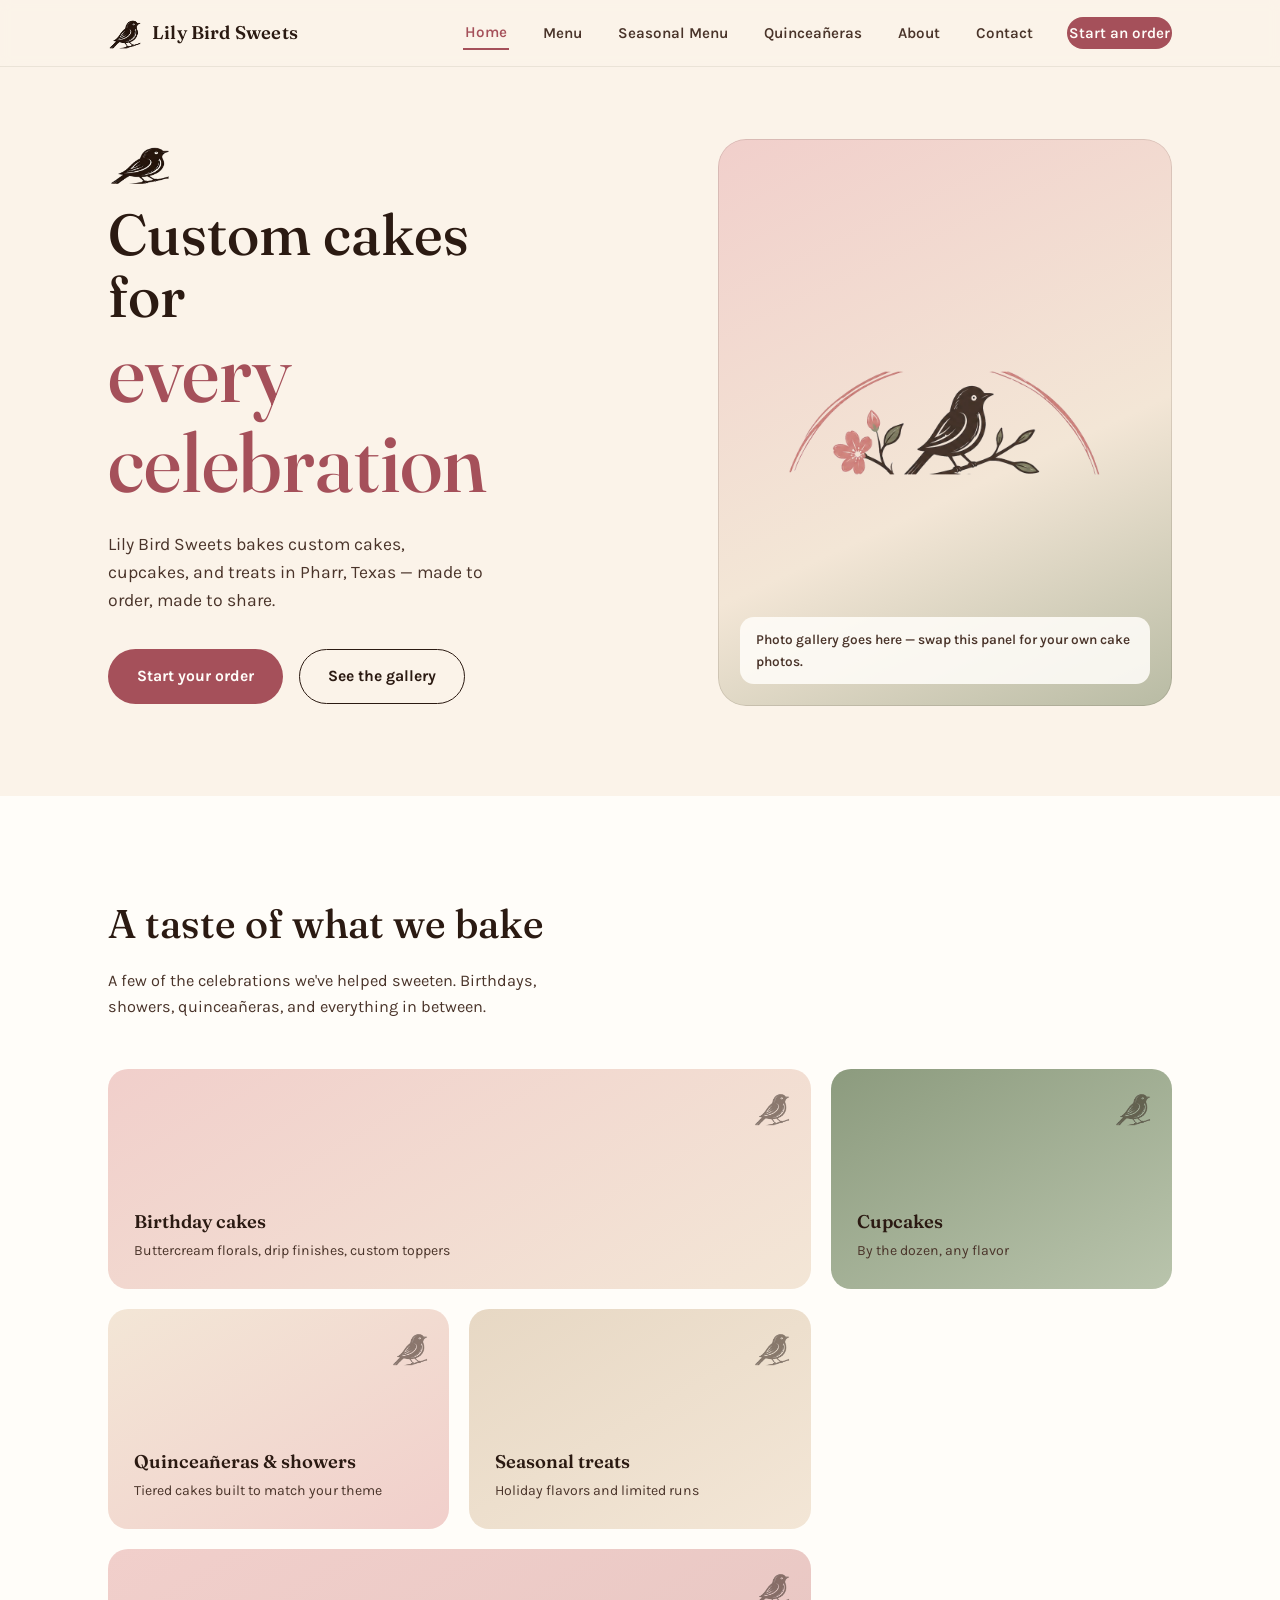
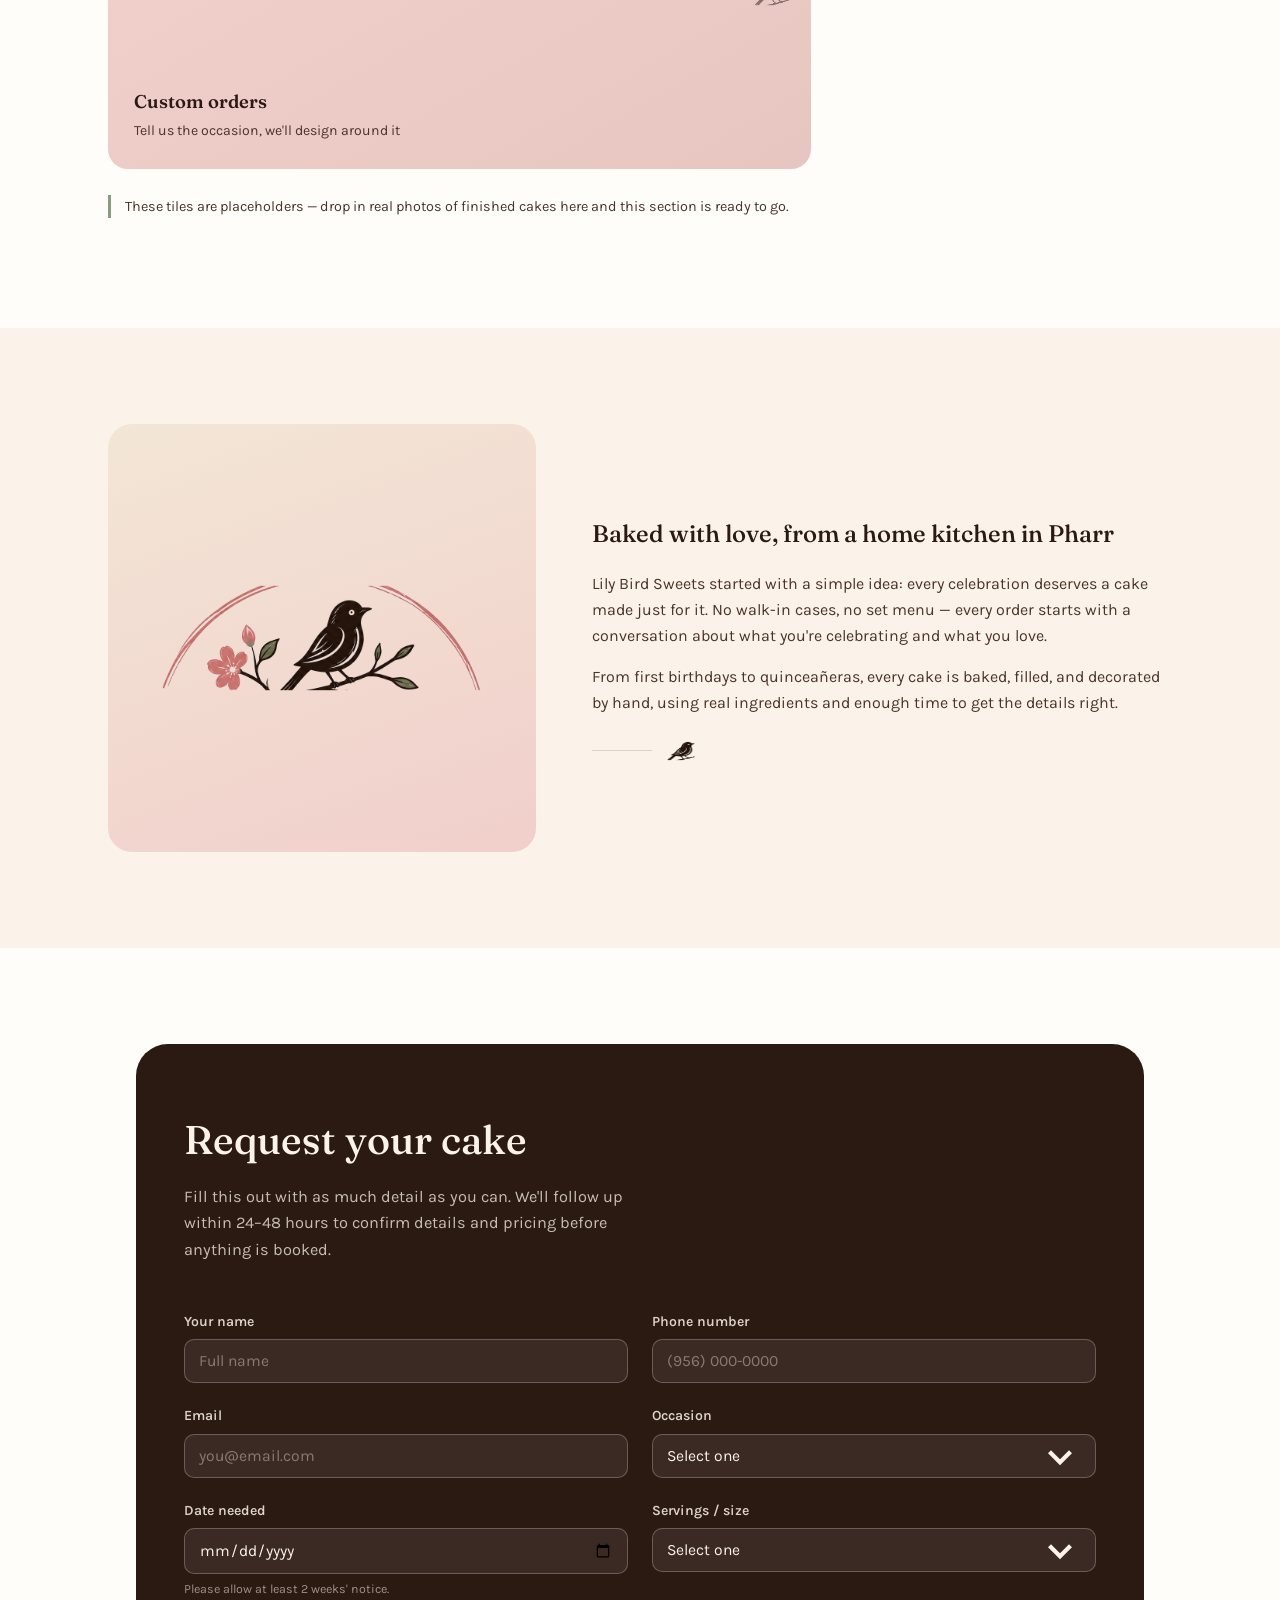
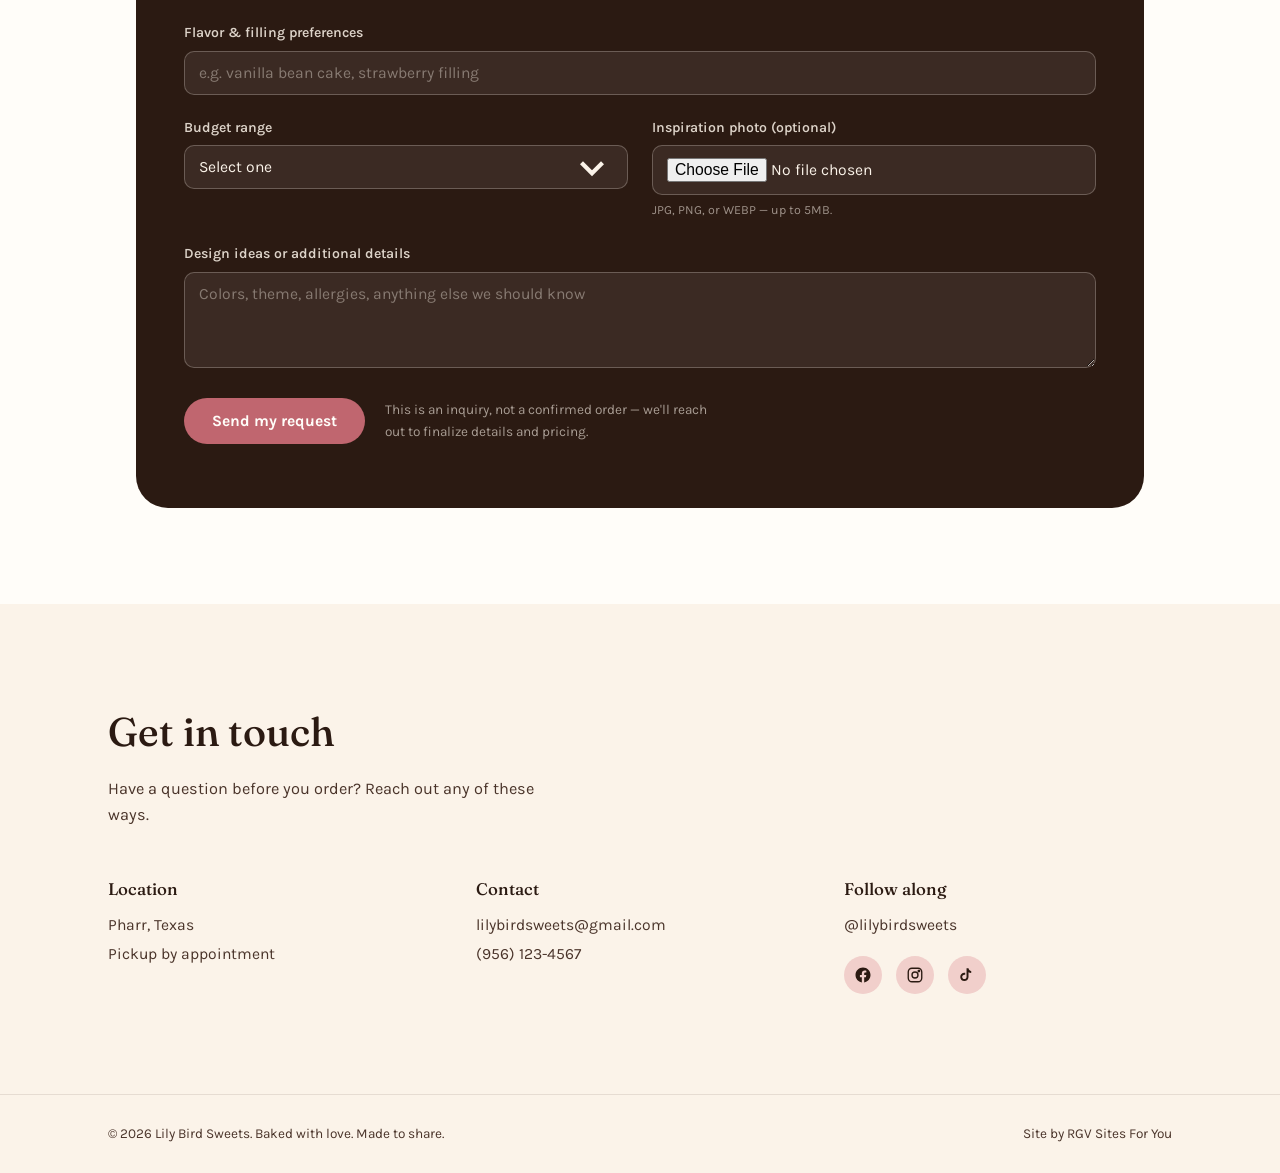
<file: index.html>
<!DOCTYPE html>
<html lang="en">
<head>
<meta charset="UTF-8">
<meta name="viewport" content="width=device-width, initial-scale=1.0">
<title>Lily Bird Sweets | Custom Cakes, Pharr TX</title>
<meta name="description" content="Custom cakes and sweets, baked with love in Pharr, Texas. Submit an order inquiry for your next celebration.">
<link rel="preconnect" href="https://fonts.googleapis.com">
<link rel="preconnect" href="https://fonts.gstatic.com" crossorigin>
<link href="https://fonts.googleapis.com/css2?family=Fraunces:ital,opsz,wght@0,9..144,300;0,9..144,400;0,9..144,500;0,9..144,600;1,9..144,400&family=Karla:wght@400;500;600;700&family=Beau+Rivage&display=swap" rel="stylesheet">
<link rel="stylesheet" href="style.css">
<style>
  /* Page-specific styles for the homepage only.
     Shared colors, type, header/nav, buttons, and footer live in style.css. */

  /* ---------- Hero ---------- */
  .hero{
    padding:72px 0 90px;
    position:relative;
    overflow:hidden;
  }
  .hero .wrap{
    display:grid;
    grid-template-columns: 1.1fr 0.9fr;
    gap:56px;
    align-items:center;
  }
  .hero-eyebrow-motif{
    color:var(--rose-deep);
    width:64px; height:44px;
    margin-bottom:18px;
  }
  .hero h1{
    font-size:clamp(2.4rem, 5vw, 3.6rem);
    line-height:1.08;
    max-width:11ch;
  }
  .hero .script-line{
    display:block;
    font-size:clamp(3.2rem, 7vw, 5.2rem);
    color:var(--rose-deep);
  }
  .hero p.lede{
    margin-top:22px;
    max-width:38ch;
    font-size:1.1rem;
    color:var(--espresso-soft);
  }
  .hero-actions{margin-top:34px; display:flex; gap:16px; flex-wrap:wrap;}
  .btn{
    display:inline-block;
    padding:14px 28px;
    border-radius:999px;
    font-weight:700;
    font-size:0.98rem;
    text-decoration:none;
    transition:transform 0.15s ease, background 0.2s ease;
    border:1.5px solid transparent;
  }
  .btn-primary{background:var(--rose-deep); color:var(--paper);}
  .btn-primary:hover{background:var(--espresso);}
  .btn-secondary{background:transparent; border-color:var(--espresso); color:var(--espresso);}
  .btn-secondary:hover{background:var(--espresso); color:var(--paper);}
  .btn:focus-visible{outline:2px solid var(--espresso); outline-offset:3px;}

  .hero-visual{
    position:relative;
    aspect-ratio:4/5;
    border-radius:28px;
    background:linear-gradient(155deg, var(--blush) 0%, var(--cream-deep) 60%, var(--sage) 130%);
    display:flex; align-items:center; justify-content:center;
    overflow:hidden;
  }
  .hero-visual .motif{
    width:62%; color:var(--espresso);
    opacity:0.85;
  }
  .hero-visual::after{
    content:"";
    position:absolute; inset:0;
    border:1.5px solid rgba(43,26,18,0.12);
    border-radius:28px;
  }
  .hero-note{
    position:absolute;
    bottom:22px; left:22px; right:22px;
    background:rgba(255,253,249,0.88);
    border-radius:14px;
    padding:12px 16px;
    font-size:0.85rem;
    color:var(--espresso-soft);
    font-weight:600;
  }

  @media (max-width:840px){
    .hero .wrap{grid-template-columns:1fr; gap:40px;}
    .hero-visual{aspect-ratio:5/4;}
  }

  /* ---------- Gallery ---------- */
  .gallery-grid{
    display:grid;
    grid-template-columns:repeat(3, 1fr);
    gap:20px;
  }
  .gallery-grid > .g-wide{grid-column:span 2;}
  .g-card{
    border-radius:20px;
    padding:26px;
    min-height:220px;
    display:flex; flex-direction:column; justify-content:flex-end;
    position:relative;
    overflow:hidden;
    color:var(--espresso);
  }
  .g-card .motif{
    position:absolute; top:20px; right:20px;
    width:38px; height:38px; opacity:0.5;
  }
  .g-card h3{font-size:1.15rem; font-weight:600;}
  .g-card span{
    display:block; margin-top:4px;
    font-size:0.88rem; color:var(--espresso-soft);
  }
  .g-1{background:linear-gradient(150deg, var(--blush), var(--cream-deep));}
  .g-2{background:linear-gradient(150deg, var(--sage), #B9C4AC);}
  .g-3{background:linear-gradient(150deg, var(--cream-deep), var(--blush));}
  .g-4{background:linear-gradient(150deg, #E7D8C4, var(--cream-deep));}
  .g-5{background:linear-gradient(150deg, var(--blush), #E7C6C2);}

  .gallery-note{
    margin-top:26px;
    font-size:0.9rem;
    color:var(--espresso-soft);
    border-left:3px solid var(--sage);
    padding-left:14px;
  }

  @media (max-width:840px){
    .gallery-grid{grid-template-columns:repeat(2,1fr);}
    .gallery-grid > .g-wide{grid-column:span 2;}
  }
  @media (max-width:560px){
    .gallery-grid{grid-template-columns:1fr;}
    .gallery-grid > .g-wide{grid-column:span 1;}
  }

  /* ---------- About ---------- */
  .about-grid{
    display:grid;
    grid-template-columns:0.85fr 1.15fr;
    gap:56px;
    align-items:center;
  }
  .about-portrait{
    aspect-ratio:1;
    border-radius:24px;
    background:linear-gradient(160deg, var(--cream-deep), var(--blush));
    display:flex; align-items:center; justify-content:center;
    position:relative;
  }
  .about-portrait .motif{width:52%; color:var(--rose-deep);}
  .about-copy h2{margin-bottom:18px;}
  .about-copy p{color:var(--espresso-soft); margin:0 0 16px;}
  .about-copy p:last-child{margin-bottom:0;}
  @media (max-width:840px){
    .about-grid{grid-template-columns:1fr; gap:32px;}
    .about-portrait{max-width:320px; margin:0 auto;}
  }

  /* ---------- Order form ---------- */
  .order-section{
    background:var(--espresso);
    color:var(--cream);
    border-radius:32px;
    margin:0 28px;
    padding:64px 48px;
  }
  .order-section .section-head h2, .order-section .section-head p{color:var(--cream);}
  .order-section .section-head p{color:rgba(251,243,233,0.75);}
  .order-grid{
    display:grid;
    grid-template-columns:1fr 1fr;
    gap:22px 24px;
  }
  .field{display:flex; flex-direction:column; gap:6px;}
  .field.full{grid-column:1 / -1;}
  .field label{font-size:0.88rem; font-weight:600; color:rgba(251,243,233,0.85);}
  .field .hint{font-size:0.78rem; color:rgba(251,243,233,0.55);}
  .field input, .field select, .field textarea{
    background:rgba(251,243,233,0.08);
    border:1.5px solid rgba(251,243,233,0.25);
    border-radius:10px;
    padding:12px 14px;
    color:var(--cream);
    font-family:'Karla', sans-serif;
    font-size:0.98rem;
  }
  .field input::placeholder, .field textarea::placeholder{color:rgba(251,243,233,0.4);}
  .field input:focus, .field select:focus, .field textarea:focus{
    outline:none;
    border-color:var(--rose);
    background:rgba(251,243,233,0.12);
  }
  .field textarea{resize:vertical; min-height:96px;}
  .hp-field{
    position:absolute;
    left:-9999px;
    width:1px; height:1px;
    overflow:hidden;
  }
  .field select{
    appearance:none;
    background-image:url("data:image/svg+xml;utf8,<svg xmlns='http://www.w3.org/2000/svg' viewBox='0 0 20 20' fill='none' stroke='%23FBF3E9' stroke-width='2'><path d='M5 8l5 5 5-5'/></svg>");
    background-repeat:no-repeat;
    background-position:right 14px center;
  }
  .order-submit{
    margin-top:30px;
    display:flex; align-items:center; gap:20px; flex-wrap:wrap;
  }
  .order-submit .btn-primary{
    background:var(--rose);
    border:none;
    cursor:pointer;
    font-family:'Karla', sans-serif;
  }
  .order-submit .btn-primary:hover{background:var(--blush); color:var(--espresso);}
  .order-submit .disclaimer{font-size:0.85rem; color:rgba(251,243,233,0.6); max-width:42ch;}
  .form-status{
    margin-top:18px;
    padding:12px 16px;
    border-radius:10px;
    font-size:0.9rem;
    display:none;
  }
  .form-status.show{display:block;}
  .form-status.ok{background:rgba(140,155,126,0.25); color:#DDE7D3;}
  .form-status.err{background:rgba(192,102,111,0.3); color:#F6DADD;}

  @media (max-width:840px){
    .order-section{margin:0 16px; padding:44px 24px; border-radius:24px;}
    .order-grid{grid-template-columns:1fr;}
    .field.full{grid-column:1;}
  }

  /* ---------- Contact / footer ---------- */
  .contact-grid{
    display:grid;
    grid-template-columns:1fr 1fr 1fr;
    gap:40px;
  }
  .contact-card h3{font-size:1.05rem; margin-bottom:10px;}
  .contact-card p, .contact-card a{
    color:var(--espresso-soft);
    text-decoration:none;
    font-size:0.98rem;
    display:block;
    margin:4px 0;
  }
  .contact-card a:hover{color:var(--rose-deep);}
  .social-row{display:flex; gap:14px; margin-top:14px;}
  .social-row a{
    width:38px; height:38px;
    border-radius:50%;
    background:var(--blush);
    display:flex; align-items:center; justify-content:center;
    color:var(--espresso);
    transition:background 0.2s ease;
  }
  .social-row a:hover{background:var(--rose-deep); color:var(--paper);}
  .social-row svg{width:18px; height:18px;}

  @media (max-width:840px){
    .contact-grid{grid-template-columns:1fr; gap:32px;}
  }
</style>
</head>
<body>

<header>
  <div class="nav">
    <a href="#top" class="brand">
      <img class="motif" src="logo-bird-icon.png" alt="Lily Bird Sweets">
      <span class="brand-text">Lily Bird Sweets</span>
    </a>
    <button class="menu-toggle" aria-label="Toggle menu" aria-expanded="false" id="menuToggle">
      <svg viewBox="0 0 24 24" fill="none" stroke="currentColor" stroke-width="2" stroke-linecap="round"><path d="M3 6h18M3 12h18M3 18h18"/></svg>
    </button>
    <nav class="links" id="navLinks">
      <a href="index.html" aria-current="page">Home</a>
      <a href="menu.html">Menu</a>
      <a href="seasonalmenu.html">Seasonal Menu</a>
      <a href="quinceaneras.html">Quinceañeras</a>
      <a href="#about">About</a>
      <a href="#contact">Contact</a>
      <a href="#order" class="nav-cta">Start an order</a>
    </nav>
  </div>
</header>

<main id="top">

  <!-- Hero -->
  <section class="hero">
    <div class="wrap">
      <div>
        <img class="hero-eyebrow-motif motif" src="logo-bird-icon.png" alt="" aria-hidden="true">
        <h1>Custom cakes for
          <span class="script-line">every celebration</span>
        </h1>
        <p class="lede">Lily Bird Sweets bakes custom cakes, cupcakes, and treats in Pharr, Texas — made to order, made to share.</p>
        <div class="hero-actions">
          <a href="#order" class="btn btn-primary">Start your order</a>
          <a href="#gallery" class="btn btn-secondary">See the gallery</a>
        </div>
      </div>
      <div class="hero-visual">
        <img class="motif" src="logo-bird-wide.png" alt="Lily Bird Sweets logo art" style="width:72%;">
        <div class="hero-note">Photo gallery goes here — swap this panel for your own cake photos.</div>
      </div>
    </div>
  </section>

  <!-- Gallery -->
  <section id="gallery" class="section-alt">
    <div class="wrap">
      <div class="section-head">
        <h2>A taste of what we bake</h2>
        <p>A few of the celebrations we've helped sweeten. Birthdays, showers, quinceañeras, and everything in between.</p>
      </div>
      <div class="gallery-grid">
        <div class="g-card g-1 g-wide">
          <img class="motif" src="logo-bird-icon.png" alt="" aria-hidden="true">
          <h3>Birthday cakes</h3>
          <span>Buttercream florals, drip finishes, custom toppers</span>
        </div>
        <div class="g-card g-2">
          <img class="motif" src="logo-bird-icon.png" alt="" aria-hidden="true">
          <h3>Cupcakes</h3>
          <span>By the dozen, any flavor</span>
        </div>
        <div class="g-card g-3">
          <img class="motif" src="logo-bird-icon.png" alt="" aria-hidden="true">
          <h3>Quinceañeras &amp; showers</h3>
          <span>Tiered cakes built to match your theme</span>
        </div>
        <div class="g-card g-4">
          <img class="motif" src="logo-bird-icon.png" alt="" aria-hidden="true">
          <h3>Seasonal treats</h3>
          <span>Holiday flavors and limited runs</span>
        </div>
        <div class="g-card g-5 g-wide">
          <img class="motif" src="logo-bird-icon.png" alt="" aria-hidden="true">
          <h3>Custom orders</h3>
          <span>Tell us the occasion, we'll design around it</span>
        </div>
      </div>
      <p class="gallery-note">These tiles are placeholders — drop in real photos of finished cakes here and this section is ready to go.</p>
    </div>
  </section>

  <!-- About -->
  <section id="about">
    <div class="wrap about-grid">
      <div class="about-portrait">
        <img class="motif" src="logo-bird-wide.png" alt="Lily Bird Sweets logo art" style="width:78%;">
      </div>
      <div class="about-copy">
        <h2>Baked with love, from a home kitchen in Pharr</h2>
        <p>Lily Bird Sweets started with a simple idea: every celebration deserves a cake made just for it. No walk-in cases, no set menu — every order starts with a conversation about what you're celebrating and what you love.</p>
        <p>From first birthdays to quinceañeras, every cake is baked, filled, and decorated by hand, using real ingredients and enough time to get the details right.</p>
        <div class="divider" style="justify-content:flex-start; margin-top:24px;">
          <span class="line" style="max-width:60px;"></span>
          <img class="motif" src="logo-bird-icon.png" alt="" aria-hidden="true">
        </div>
      </div>
    </div>
  </section>

  <!-- Order form -->
  <section id="order" class="section-alt">
    <div class="wrap">
      <div class="order-section">
        <div class="section-head">
          <h2>Request your cake</h2>
          <p>Fill this out with as much detail as you can. We'll follow up within 24–48 hours to confirm details and pricing before anything is booked.</p>
        </div>

        <form id="orderForm" action="https://formspree.io/f/YOUR_FORM_ID" method="POST">
          <input type="hidden" name="_subject" value="New cake order inquiry — Lily Bird Sweets">

          <!-- Honeypot: hidden from real visitors, invisible to sighted and screen-reader users alike.
               Bots that auto-fill every field will fill this one too, which is how we catch them. -->
          <div class="hp-field" aria-hidden="true">
            <label for="company">Company</label>
            <input type="text" id="company" name="company" tabindex="-1" autocomplete="off">
          </div>

          <div class="order-grid">
            <div class="field">
              <label for="name">Your name</label>
              <input type="text" id="name" name="Name" required placeholder="Full name" maxlength="100">
            </div>
            <div class="field">
              <label for="phone">Phone number</label>
              <input type="tel" id="phone" name="Phone" required placeholder="(956) 000-0000" maxlength="20">
            </div>
            <div class="field">
              <label for="email">Email</label>
              <input type="email" id="email" name="Email" required placeholder="you@email.com" maxlength="150">
            </div>
            <div class="field">
              <label for="occasion">Occasion</label>
              <select id="occasion" name="Occasion" required>
                <option value="" disabled selected>Select one</option>
                <option>Birthday</option>
                <option>Quinceañera</option>
                <option>Wedding / bridal shower</option>
                <option>Baby shower</option>
                <option>Graduation</option>
                <option>Anniversary</option>
                <option>Just because</option>
                <option>Other</option>
              </select>
            </div>
            <div class="field">
              <label for="eventdate">Date needed</label>
              <input type="date" id="eventdate" name="Date needed" required>
              <span class="hint">Please allow at least 2 weeks' notice.</span>
            </div>
            <div class="field">
              <label for="servings">Servings / size</label>
              <select id="servings" name="Servings" required>
                <option value="" disabled selected>Select one</option>
                <option>Small (1–10 servings)</option>
                <option>Medium (11–25 servings)</option>
                <option>Large (26–50 servings)</option>
                <option>Extra large (50+ servings)</option>
                <option>Not sure yet</option>
              </select>
            </div>
            <div class="field full">
              <label for="flavors">Flavor &amp; filling preferences</label>
              <input type="text" id="flavors" name="Flavors" placeholder="e.g. vanilla bean cake, strawberry filling" maxlength="200">
            </div>
            <div class="field">
              <label for="budget">Budget range</label>
              <select id="budget" name="Budget">
                <option value="" disabled selected>Select one</option>
                <option>Under $50</option>
                <option>$50–$100</option>
                <option>$100–$200</option>
                <option>$200+</option>
                <option>Not sure yet</option>
              </select>
            </div>
            <div class="field">
              <label for="inspiration">Inspiration photo (optional)</label>
              <input type="file" id="inspiration" name="Inspiration photo" accept="image/png, image/jpeg, image/webp">
              <span class="hint">JPG, PNG, or WEBP — up to 5MB.</span>
            </div>
            <div class="field full">
              <label for="notes">Design ideas or additional details</label>
              <textarea id="notes" name="Notes" placeholder="Colors, theme, allergies, anything else we should know" maxlength="1000"></textarea>
            </div>
          </div>

          <div class="order-submit">
            <button type="submit" class="btn btn-primary" id="submitBtn">Send my request</button>
            <span class="disclaimer">This is an inquiry, not a confirmed order — we'll reach out to finalize details and pricing.</span>
          </div>
          <div class="form-status" id="formStatus" role="status"></div>
        </form>
      </div>
    </div>
  </section>

  <!-- Contact -->
  <section id="contact">
    <div class="wrap">
      <div class="section-head">
        <h2>Get in touch</h2>
        <p>Have a question before you order? Reach out any of these ways.</p>
      </div>
      <div class="contact-grid">
        <div class="contact-card">
          <h3>Location</h3>
          <p>Pharr, Texas</p>
          <p>Pickup by appointment</p>
        </div>
        <div class="contact-card">
          <h3>Contact</h3>
          <a href="mailto:lilybirdsweets@gmail.com">lilybirdsweets@gmail.com</a>
          <a href="tel:19561234567">(956) 123-4567</a>
        </div>
        <div class="contact-card">
          <h3>Follow along</h3>
          <p>@lilybirdsweets</p>
          <div class="social-row">
            <a href="#" aria-label="Facebook">
              <svg viewBox="0 0 24 24" fill="currentColor"><path d="M22 12.06C22 6.5 17.52 2 12 2S2 6.5 2 12.06C2 17.06 5.66 21.2 10.44 22v-7.02H7.9v-2.92h2.54V9.86c0-2.5 1.5-3.89 3.78-3.89 1.09 0 2.24.2 2.24.2v2.47h-1.26c-1.24 0-1.63.77-1.63 1.56v1.88h2.78l-.44 2.92h-2.34V22C18.34 21.2 22 17.06 22 12.06Z"/></svg>
            </a>
            <a href="#" aria-label="Instagram">
              <svg viewBox="0 0 24 24" fill="none" stroke="currentColor" stroke-width="1.8"><rect x="3" y="3" width="18" height="18" rx="5"/><circle cx="12" cy="12" r="4"/><circle cx="17.2" cy="6.8" r="1"/></svg>
            </a>
            <a href="#" aria-label="TikTok">
              <svg viewBox="0 0 24 24" fill="currentColor"><path d="M14 3c.3 1.9 1.6 3.4 3.6 3.8v2.6c-1.3 0-2.6-.4-3.6-1.1v6.2c0 3-2.4 5.5-5.5 5.5S3 17.5 3 14.5 5.4 9 8.5 9c.4 0 .8 0 1.1.1v2.7c-.3-.1-.7-.2-1.1-.2-1.6 0-2.9 1.3-2.9 2.9s1.3 2.9 2.9 2.9 2.9-1.3 2.9-2.9V3h2.6Z"/></svg>
            </a>
          </div>
        </div>
      </div>
    </div>
  </section>

</main>

<footer>
  <div class="wrap footer-row">
    <span>© <span id="year"></span> Lily Bird Sweets. Baked with love. Made to share.</span>
    <span>Site by RGV Sites For You</span>
  </div>
</footer>

<script src="script.js"></script>
<script>
  // Order form submit (AJAX to Formspree so the visitor stays on the page)
  const orderForm = document.getElementById('orderForm');
  const formStatus = document.getElementById('formStatus');
  const submitBtn = document.getElementById('submitBtn');
  const inspirationInput = document.getElementById('inspiration');

  const MAX_FILE_MB = 5;
  const RESUBMIT_WAIT_MS = 30000; // 30 seconds between successful submissions
  const RATE_LIMIT_KEY = 'lilybird_last_submit';

  function showStatus(kind, message) {
    formStatus.className = 'form-status show ' + kind;
    formStatus.textContent = message;
  }

  // Reject oversized inspiration photos before they ever get uploaded.
  inspirationInput.addEventListener('change', () => {
    const file = inspirationInput.files[0];
    if (file && file.size > MAX_FILE_MB * 1024 * 1024) {
      showStatus('err', `That photo is too large — please choose one under ${MAX_FILE_MB}MB.`);
      inspirationInput.value = '';
    }
  });

  orderForm.addEventListener('submit', async (e) => {
    e.preventDefault();

    // Honeypot check: if this hidden field has anything in it, a bot filled the form.
    // Pretend it worked so the bot doesn't learn to look for a different tell.
    const honeypot = orderForm.querySelector('#company').value;
    if (honeypot) {
      showStatus('ok', "Thank you! Your request has been sent — we'll follow up within 24–48 hours.");
      orderForm.reset();
      return;
    }

    // Simple client-side rate limit so one visitor (or a runaway script) can't
    // hammer the inbox with repeated submissions in a short window.
    const lastSubmit = Number(localStorage.getItem(RATE_LIMIT_KEY) || 0);
    const now = Date.now();
    if (now - lastSubmit < RESUBMIT_WAIT_MS) {
      const waitSec = Math.ceil((RESUBMIT_WAIT_MS - (now - lastSubmit)) / 1000);
      showStatus('err', `Please wait ${waitSec} more second(s) before sending another request.`);
      return;
    }

    // Trim stray whitespace and hard-cap length on every text field, as a second
    // layer behind the maxlength attributes already on the inputs.
    orderForm.querySelectorAll('input[type=text], input[type=tel], input[type=email], textarea').forEach(el => {
      el.value = el.value.trim().slice(0, 1000);
    });

    submitBtn.disabled = true;
    showStatus('ok', 'Sending your request…');

    try {
      const response = await fetch(orderForm.action, {
        method: 'POST',
        body: new FormData(orderForm),
        headers: { 'Accept': 'application/json' }
      });

      if (response.ok) {
        localStorage.setItem(RATE_LIMIT_KEY, String(now));
        showStatus('ok', "Thank you! Your request has been sent — we'll follow up within 24–48 hours.");
        orderForm.reset();
      } else {
        showStatus('err', "Something went wrong sending your request. Please email lilybirdsweets@gmail.com directly.");
      }
    } catch (err) {
      showStatus('err', "Something went wrong sending your request. Please email lilybirdsweets@gmail.com directly.");
    } finally {
      submitBtn.disabled = false;
    }
  });
</script>

</body>
</html>
</file>
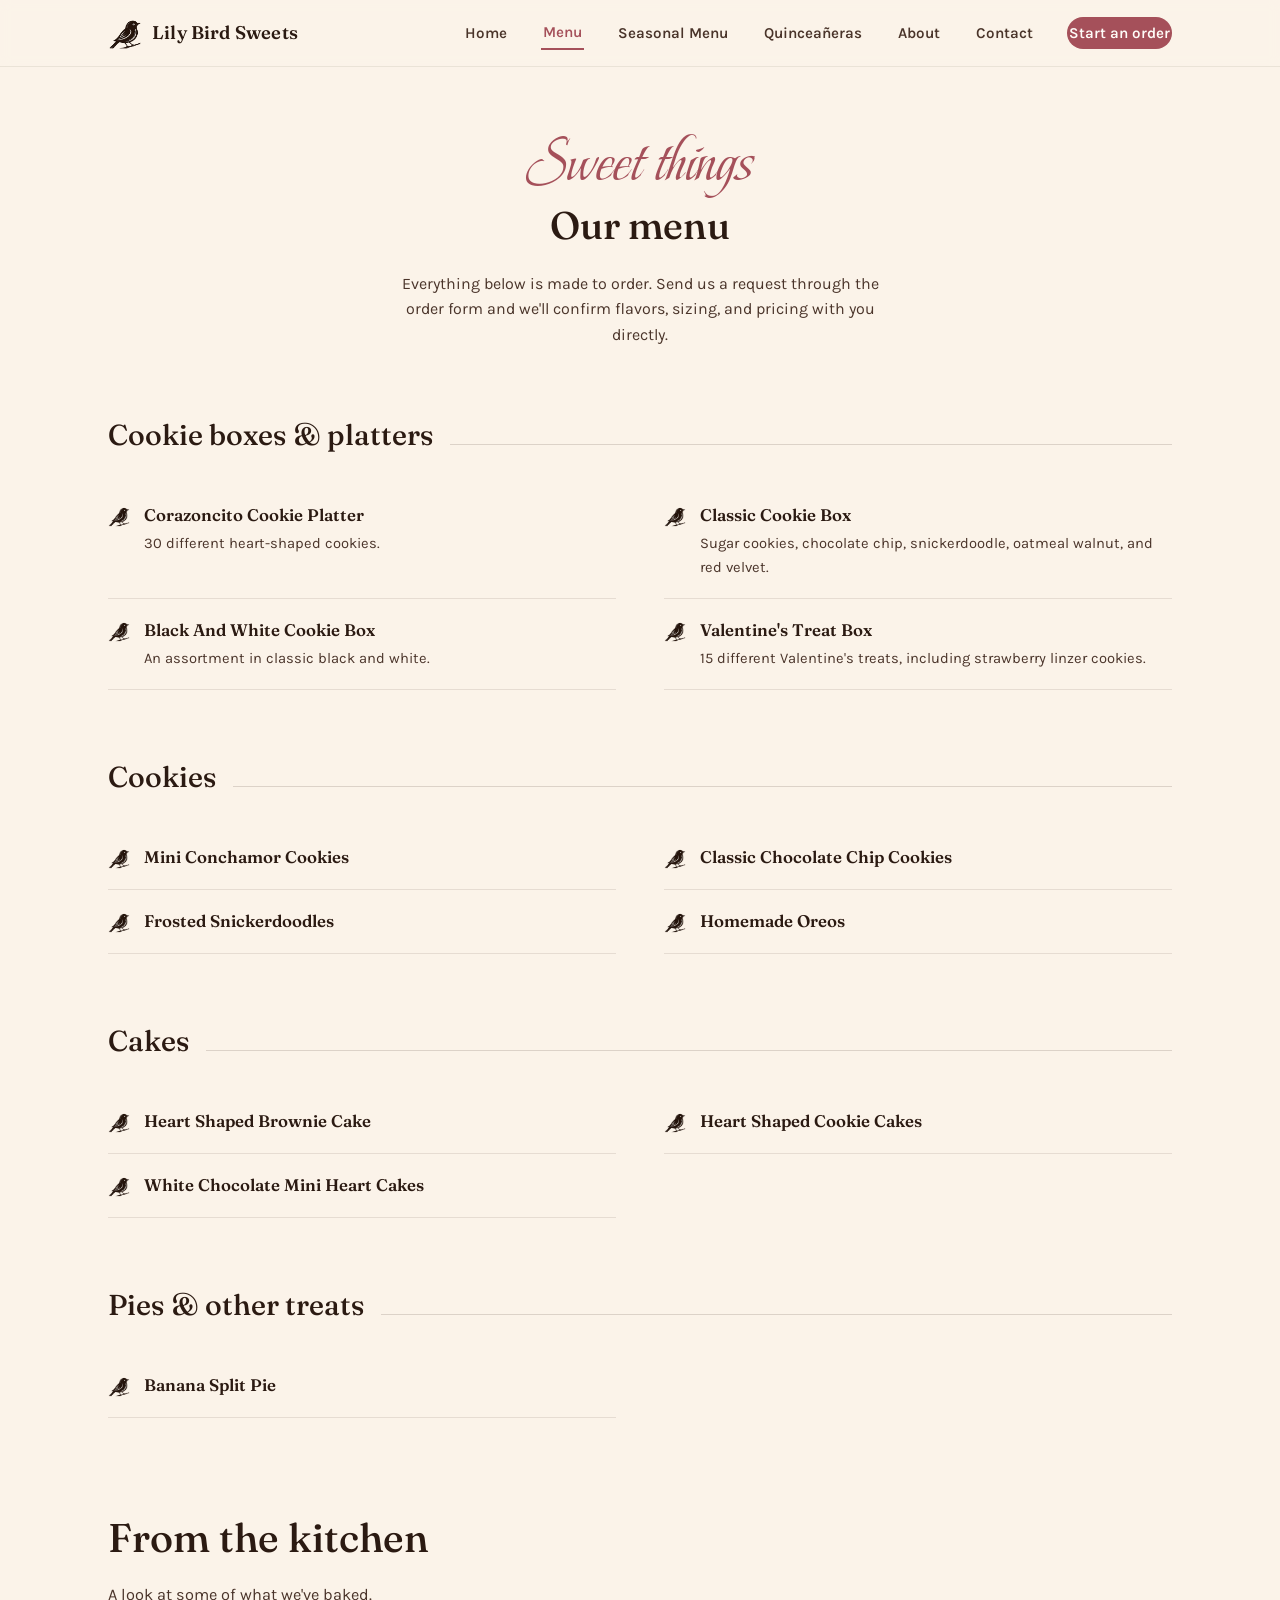
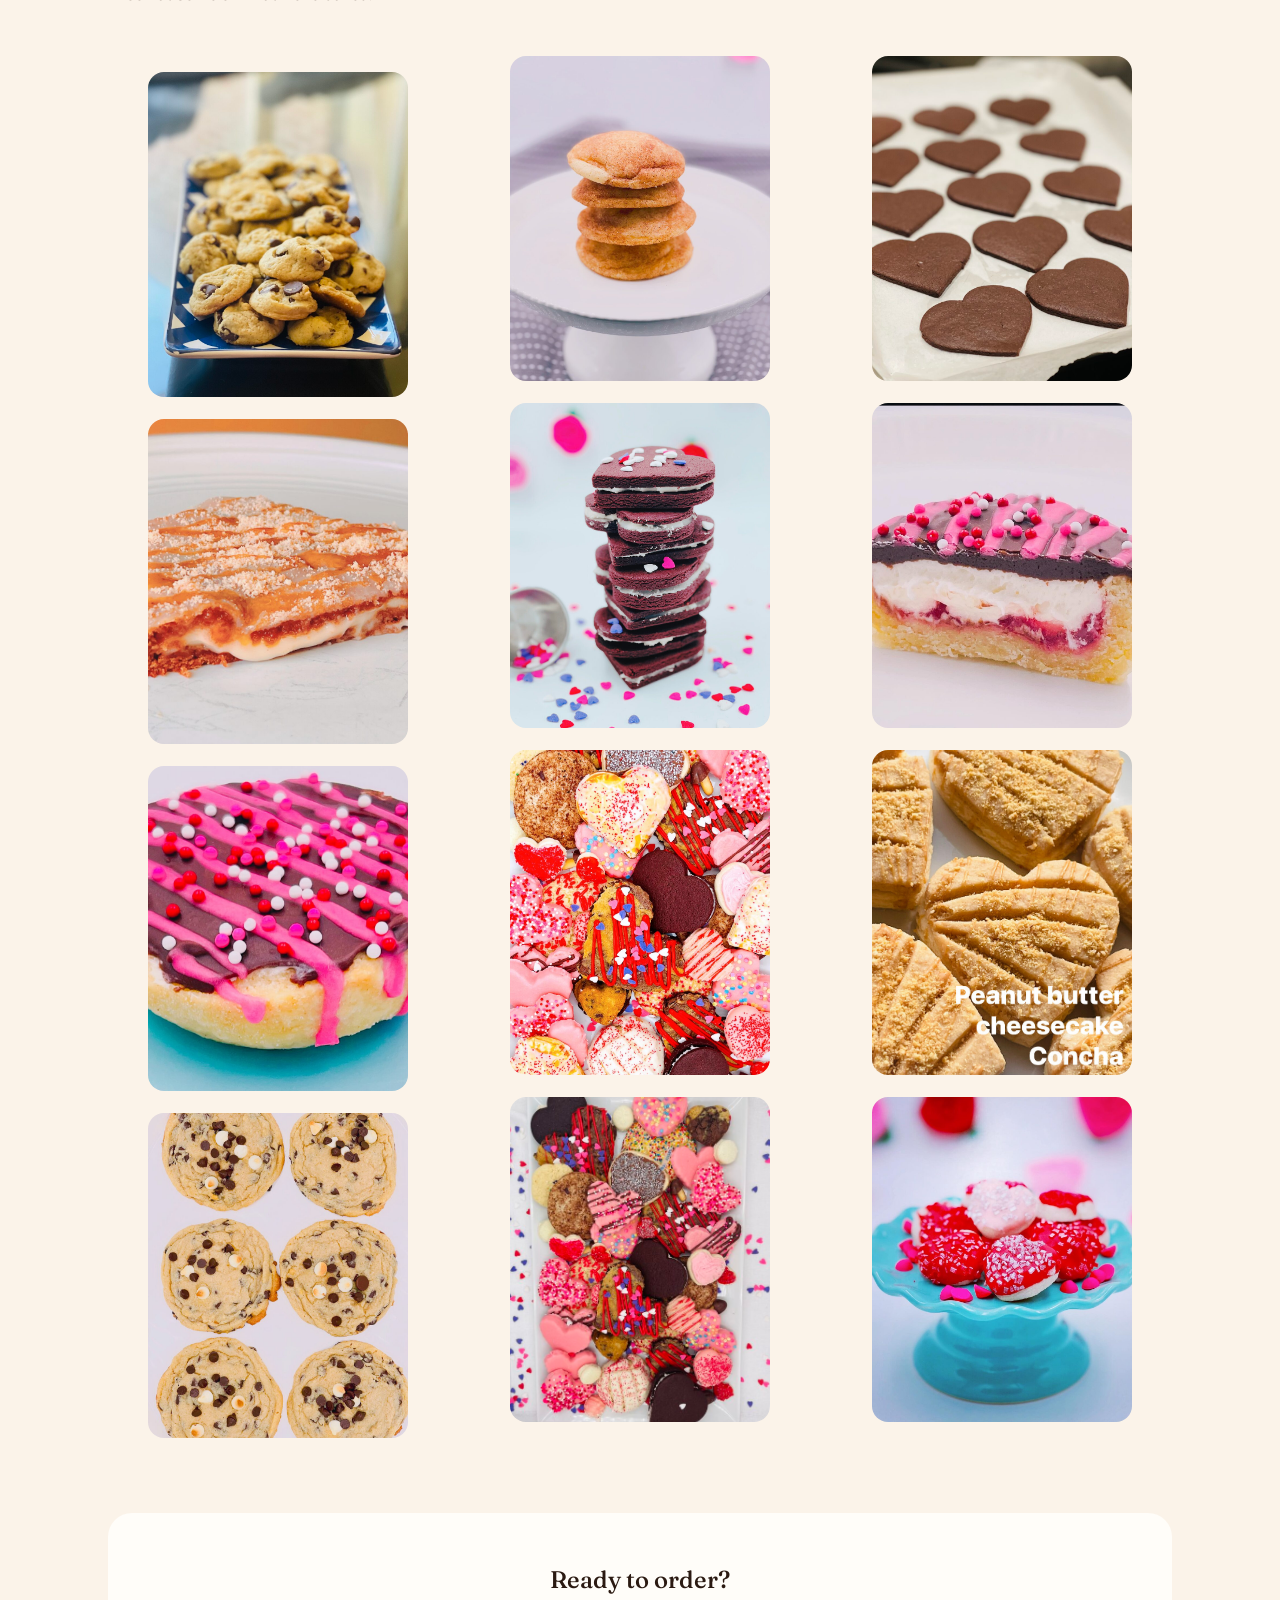
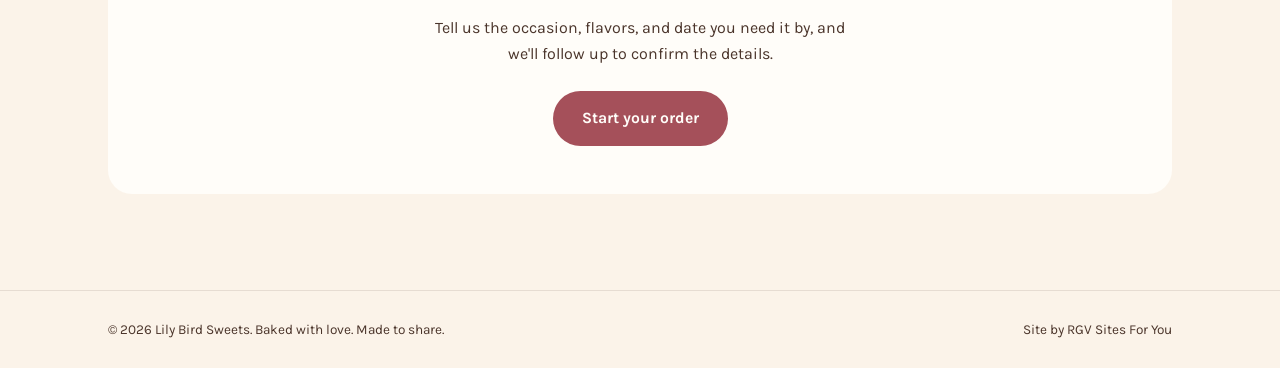
<file: menu.html>
<!DOCTYPE html>
<html lang="en">
<head>
<meta charset="UTF-8">
<meta name="viewport" content="width=device-width, initial-scale=1.0">
<title>Menu | Lily Bird Sweets</title>
<meta name="description" content="Cookie platters, cookie boxes, cakes, and more from Lily Bird Sweets in Pharr, Texas.">
<link rel="preconnect" href="https://fonts.googleapis.com">
<link rel="preconnect" href="https://fonts.gstatic.com" crossorigin>
<link href="https://fonts.googleapis.com/css2?family=Fraunces:ital,opsz,wght@0,9..144,300;0,9..144,400;0,9..144,500;0,9..144,600;1,9..144,400&family=Karla:wght@400;500;600;700&family=Beau+Rivage&display=swap" rel="stylesheet">
<link rel="stylesheet" href="style.css">
<style>
  /* Page-specific styles for the menu page only. */
  .menu-category{
    margin-bottom:64px;
  }
  .menu-category:last-child{margin-bottom:0;}
  .menu-category-head{
    display:flex; align-items:baseline; gap:16px;
    margin-bottom:26px;
  }
  .menu-category-head h2{font-size:clamp(1.4rem, 2.6vw, 1.8rem);}
  .menu-category-head .line{
    flex:1; height:1px; background:rgba(43,26,18,0.15);
  }
  .menu-list{
    display:grid;
    grid-template-columns:1fr 1fr;
    gap:0 48px;
  }
  .menu-item{
    display:flex; gap:14px;
    padding:18px 0;
    border-bottom:1px solid rgba(43,26,18,0.1);
  }
  .menu-item .motif{
    width:22px; height:22px; flex-shrink:0;
    margin-top:3px;
    color:var(--rose);
  }
  .menu-item h3{
    font-size:1.05rem;
    font-weight:600;
    text-transform:capitalize;
  }
  .menu-item p{
    margin:4px 0 0;
    font-size:0.92rem;
    color:var(--espresso-soft);
  }
  .menu-cta{
    margin-top:64px;
    text-align:center;
    padding:48px 24px;
    background:var(--paper);
    border-radius:24px;
  }
  .menu-cta h2{margin-bottom:12px;}
  .menu-cta p{color:var(--espresso-soft); margin-bottom:24px; max-width:44ch; margin-left:auto; margin-right:auto;}

  /* ---------- Photo showcase (portfolio-style gallery) ---------- */
  .showcase{
    margin-top:88px;
  }
  .portfolio-grid{
    column-count:3;
    column-gap:22px;
  }
  .portfolio-item{
    break-inside:avoid;
    margin-bottom:22px;
    position:relative;
    border-radius:16px;
    overflow:hidden;
    background:linear-gradient(155deg, var(--blush), var(--cream-deep));
  }
  .portfolio-item:nth-child(3n+2){background:linear-gradient(155deg, var(--sage), #B9C4AC);}
  .portfolio-item:nth-child(3n){background:linear-gradient(155deg, var(--cream-deep), #E7C6C2);}
  .portfolio-item img{
    width:100%;
    height:auto;
    display:block;
    aspect-ratio:4/5;
    object-fit:cover;
  }

  @media (max-width:840px){
    .portfolio-grid{column-count:2;}
  }
  @media (max-width:520px){
    .portfolio-grid{column-count:1;}
  }

  @media (max-width:700px){
    .menu-list{grid-template-columns:1fr;}
  }
</style>
</head>
<body>

<header>
  <div class="nav">
    <a href="index.html" class="brand">
      <img class="motif" src="logo-bird-icon.png" alt="Lily Bird Sweets">
      <span class="brand-text">Lily Bird Sweets</span>
    </a>
    <button class="menu-toggle" aria-label="Toggle menu" aria-expanded="false" id="menuToggle">
      <svg viewBox="0 0 24 24" fill="none" stroke="currentColor" stroke-width="2" stroke-linecap="round"><path d="M3 6h18M3 12h18M3 18h18"/></svg>
    </button>
    <nav class="links" id="navLinks">
      <a href="index.html">Home</a>
      <a href="menu.html" aria-current="page">Menu</a>
      <a href="seasonalmenu.html">Seasonal Menu</a>
      <a href="quinceaneras.html">Quinceañeras</a>
      <a href="index.html#about">About</a>
      <a href="index.html#contact">Contact</a>
      <a href="index.html#order" class="nav-cta">Start an order</a>
    </nav>
  </div>
</header>

<main>

  <div class="page-header wrap">
    <span class="script-line script">Sweet things</span>
    <h1>Our menu</h1>
    <p>Everything below is made to order. Send us a request through the order form and we'll confirm flavors, sizing, and pricing with you directly.</p>
  </div>

  <section style="padding-top:0;">
    <div class="wrap">

      <div class="menu-category">
        <div class="menu-category-head">
          <h2>Cookie boxes &amp; platters</h2>
          <span class="line"></span>
        </div>
        <div class="menu-list">
          <div class="menu-item">
            <img class="motif" src="logo-bird-icon.png" alt="" aria-hidden="true">
            <div>
              <h3>Corazoncito cookie platter</h3>
              <p>30 different heart-shaped cookies.</p>
            </div>
          </div>
          <div class="menu-item">
            <img class="motif" src="logo-bird-icon.png" alt="" aria-hidden="true">
            <div>
              <h3>Classic cookie box</h3>
              <p>Sugar cookies, chocolate chip, snickerdoodle, oatmeal walnut, and red velvet.</p>
            </div>
          </div>
          <div class="menu-item">
            <img class="motif" src="logo-bird-icon.png" alt="" aria-hidden="true">
            <div>
              <h3>Black and white cookie box</h3>
              <p>An assortment in classic black and white.</p>
            </div>
          </div>
          <div class="menu-item">
            <img class="motif" src="logo-bird-icon.png" alt="" aria-hidden="true">
            <div>
              <h3>Valentine's treat box</h3>
              <p>15 different Valentine's treats, including strawberry linzer cookies.</p>
            </div>
          </div>
        </div>
      </div>

      <div class="menu-category">
        <div class="menu-category-head">
          <h2>Cookies</h2>
          <span class="line"></span>
        </div>
        <div class="menu-list">
          <div class="menu-item">
            <img class="motif" src="logo-bird-icon.png" alt="" aria-hidden="true">
            <div>
              <h3>Mini conchamor cookies</h3>
            </div>
          </div>
          <div class="menu-item">
            <img class="motif" src="logo-bird-icon.png" alt="" aria-hidden="true">
            <div>
              <h3>Classic chocolate chip cookies</h3>
            </div>
          </div>
          <div class="menu-item">
            <img class="motif" src="logo-bird-icon.png" alt="" aria-hidden="true">
            <div>
              <h3>Frosted snickerdoodles</h3>
            </div>
          </div>
          <div class="menu-item">
            <img class="motif" src="logo-bird-icon.png" alt="" aria-hidden="true">
            <div>
              <h3>Homemade oreos</h3>
            </div>
          </div>
        </div>
      </div>

      <div class="menu-category">
        <div class="menu-category-head">
          <h2>Cakes</h2>
          <span class="line"></span>
        </div>
        <div class="menu-list">
          <div class="menu-item">
            <img class="motif" src="logo-bird-icon.png" alt="" aria-hidden="true">
            <div>
              <h3>Heart shaped brownie cake</h3>
            </div>
          </div>
          <div class="menu-item">
            <img class="motif" src="logo-bird-icon.png" alt="" aria-hidden="true">
            <div>
              <h3>Heart shaped cookie cakes</h3>
            </div>
          </div>
          <div class="menu-item">
            <img class="motif" src="logo-bird-icon.png" alt="" aria-hidden="true">
            <div>
              <h3>White chocolate mini heart cakes</h3>
            </div>
          </div>
        </div>
      </div>

      <div class="menu-category">
        <div class="menu-category-head">
          <h2>Pies &amp; other treats</h2>
          <span class="line"></span>
        </div>
        <div class="menu-list">
          <div class="menu-item">
            <img class="motif" src="logo-bird-icon.png" alt="" aria-hidden="true">
            <div>
              <h3>Banana split pie</h3>
            </div>
          </div>
        </div>
      </div>

      <div class="showcase">
        <div class="section-head">
          <h2>From the kitchen</h2>
          <p>A look at some of what we've baked.</p>
        </div>
        <div class="portfolio-grid">
          <figure class="portfolio-item">
            <img src="photo-01.jpg" alt="Heart-shaped baked treat with orange glaze and cream filling" loading="lazy">
          </figure>
          <figure class="portfolio-item">
            <img src="photo-02.jpg" alt="Frosted cookie with chocolate and pink drizzle and sprinkles" loading="lazy">
          </figure>
          <figure class="portfolio-item">
            <img src="photo-03.jpg" alt="Chocolate chip cookies with white chocolate chips" loading="lazy">
          </figure>
          <figure class="portfolio-item">
            <img src="photo-04.jpg" alt="Stack of cinnamon sugar snickerdoodle cookies" loading="lazy">
          </figure>
          <figure class="portfolio-item">
            <img src="photo-05.jpg" alt="Stack of heart-shaped chocolate sandwich cookies with sprinkles" loading="lazy">
          </figure>
          <figure class="portfolio-item">
            <img src="photo-06.jpg" alt="Assorted heart-shaped Valentine's cookies platter" loading="lazy">
          </figure>
          <figure class="portfolio-item">
            <img src="photo-07.jpg" alt="Assorted heart-shaped Valentine's cookies on a platter" loading="lazy">
          </figure>
          <figure class="portfolio-item">
            <img src="photo-08.jpg" alt="Layered dessert bar with fruit filling and chocolate pink drizzle top" loading="lazy">
          </figure>
          <figure class="portfolio-item">
            <img src="photo-09.jpg" alt="Heart-shaped peanut butter cheesecake concha cookies" loading="lazy">
          </figure>
          <figure class="portfolio-item">
            <img src="photo-10.jpg" alt="Small red and pink glazed heart cookies on a cake stand" loading="lazy">
          </figure>
          <figure class="portfolio-item">
            <img src="photo-11.jpg" alt="Assorted decorated cookies and treats" loading="lazy">
          </figure>
          <figure class="portfolio-item">
            <img src="photo-12.jpg" alt="Assorted decorated cookies and treats" loading="lazy">
          </figure>
        </div>
      </div>

      <div class="menu-cta">
        <h2>Ready to order?</h2>
        <p>Tell us the occasion, flavors, and date you need it by, and we'll follow up to confirm the details.</p>
        <a href="index.html#order" class="btn btn-primary">Start your order</a>
      </div>

    </div>
  </section>

</main>

<footer>
  <div class="wrap footer-row">
    <span>© <span id="year"></span> Lily Bird Sweets. Baked with love. Made to share.</span>
    <span>Site by RGV Sites For You</span>
  </div>
</footer>

<script src="script.js"></script>
</body>
</html>
</file>
<file: style.css>
/* =========================================================
   Lily Bird Sweets — shared styles
   Linked by every page (index.html, menu.html, seasonalmenu.html,
   quinceaneras.html). Colors, type, header/nav, buttons, section
   headings, dividers, and footer live here so they only need to
   be changed in one place.
   ========================================================= */

:root{
  --espresso: #2B1A12;
  --espresso-soft: #4A342A;
  --rose: #C0666F;
  --rose-deep: #A5505A;
  --blush: #F1CFCB;
  --sage: #8C9B7E;
  --sage-deep: #6F7E62;
  --cream: #FBF3E9;
  --cream-deep: #F3E6D6;
  --paper: #FFFDF9;
  --max: 1120px;
}

*{box-sizing:border-box;}
html{scroll-behavior:smooth;}
body{
  margin:0;
  background:var(--cream);
  color:var(--espresso);
  font-family:'Karla', sans-serif;
  font-size:16px;
  line-height:1.6;
  -webkit-font-smoothing:antialiased;
}
img{max-width:100%;display:block;}
a{color:inherit;}
h1,h2,h3{
  font-family:'Fraunces', serif;
  font-weight:500;
  margin:0;
  color:var(--espresso);
}
.wrap{max-width:var(--max); margin:0 auto; padding:0 28px;}
section{padding:96px 0;}
.script{
  font-family:'Beau Rivage', cursive;
  font-weight:400;
  line-height:1;
}

@media (prefers-reduced-motion: reduce){
  html{scroll-behavior:auto;}
  *{animation-duration:0.01ms !important; transition-duration:0.01ms !important;}
}

/* ---------- Bird motif (inline SVG, reused) ---------- */
.motif{display:block;}
.motif path, .motif ellipse, .motif circle{
  fill:none;
  stroke:currentColor;
  stroke-width:2.2;
  stroke-linecap:round;
  stroke-linejoin:round;
}
.motif .fill{fill:currentColor; stroke:none;}

/* ---------- Header / nav ---------- */
header{
  position:sticky; top:0; z-index:50;
  background:rgba(251,243,233,0.92);
  backdrop-filter:blur(6px);
  border-bottom:1px solid rgba(43,26,18,0.08);
}
.nav{
  display:flex; align-items:center; justify-content:space-between;
  padding:16px 28px;
  max-width:var(--max); margin:0 auto;
}
.brand{
  display:flex; align-items:center; gap:10px;
  text-decoration:none;
  color:var(--espresso);
}
.brand .motif{width:34px; height:34px; color:var(--rose-deep);}
.brand-text{
  font-family:'Fraunces', serif;
  font-weight:600;
  font-size:1.15rem;
  letter-spacing:0.01em;
}
nav.links{display:flex; gap:32px; align-items:center;}
nav.links a{
  text-decoration:none;
  font-size:0.95rem;
  font-weight:600;
  color:var(--espresso-soft);
  position:relative;
  padding:4px 2px;
}
nav.links a:hover, nav.links a:focus-visible{color:var(--rose-deep);}
nav.links a:focus-visible{outline:2px solid var(--rose); outline-offset:4px; border-radius:3px;}
nav.links a[aria-current="page"]{
  color:var(--rose-deep);
  border-bottom:2px solid var(--rose-deep);
}
.nav-cta{
  display:inline-block;
  background:var(--rose-deep);
  color:var(--paper) !important;
  padding:10px 20px;
  border-radius:999px;
  font-weight:700;
  font-size:0.9rem;
  text-decoration:none;
  transition:background 0.2s ease;
}
.nav-cta:hover{background:var(--espresso);}
.nav-cta:focus-visible{outline:2px solid var(--espresso); outline-offset:3px;}
.menu-toggle{
  display:none;
  background:none; border:none; cursor:pointer;
  padding:8px; color:var(--espresso);
}
.menu-toggle svg{width:26px; height:26px;}

@media (max-width:840px){
  nav.links{
    position:absolute; top:100%; left:0; right:0;
    background:var(--paper);
    flex-direction:column; align-items:flex-start;
    gap:0;
    max-height:0; overflow:hidden;
    border-bottom:1px solid rgba(43,26,18,0.08);
    transition:max-height 0.25s ease;
  }
  nav.links.open{max-height:420px;}
  nav.links a{width:100%; padding:16px 28px; border-top:1px solid rgba(43,26,18,0.06);}
  nav.links a[aria-current="page"]{border-bottom:none; background:rgba(192,102,111,0.08);}
  nav.links .nav-cta{margin:16px 28px; text-align:center;}
  .menu-toggle{display:block;}
}

/* ---------- Buttons ---------- */
.btn{
  display:inline-block;
  padding:14px 28px;
  border-radius:999px;
  font-weight:700;
  font-size:0.98rem;
  text-decoration:none;
  transition:transform 0.15s ease, background 0.2s ease;
  border:1.5px solid transparent;
}
.btn-primary{background:var(--rose-deep); color:var(--paper);}
.btn-primary:hover{background:var(--espresso);}
.btn-secondary{background:transparent; border-color:var(--espresso); color:var(--espresso);}
.btn-secondary:hover{background:var(--espresso); color:var(--paper);}
.btn:focus-visible{outline:2px solid var(--espresso); outline-offset:3px;}

/* ---------- Section headings ---------- */
.section-head{
  max-width:44ch;
  margin-bottom:48px;
}
.section-head h2{font-size:clamp(1.9rem, 3.4vw, 2.5rem);}
.section-head p{color:var(--espresso-soft); margin-top:12px; font-size:1.02rem;}
.section-alt{background:var(--paper);}

/* ---------- Divider ---------- */
.divider{
  display:flex; align-items:center; justify-content:center;
  gap:14px;
  color:var(--sage-deep);
  margin:0;
}
.divider .line{flex:1; height:1px; background:rgba(43,26,18,0.15); max-width:120px;}
.divider .motif{width:30px; height:22px;}

/* ---------- Simple page header (used by inner pages) ---------- */
.page-header{
  padding:64px 0 48px;
  text-align:center;
}
.page-header .script-line{
  display:block;
  color:var(--rose-deep);
  font-size:clamp(2.6rem, 6vw, 4rem);
}
.page-header h1{font-size:clamp(1.8rem, 3.6vw, 2.4rem);}
.page-header p{
  margin-top:14px;
  color:var(--espresso-soft);
  max-width:48ch;
  margin-left:auto; margin-right:auto;
}

/* ---------- Footer ---------- */
footer{
  border-top:1px solid rgba(43,26,18,0.1);
  padding:28px 0;
  font-size:0.85rem;
  color:var(--espresso-soft);
}
.footer-row{
  display:flex; justify-content:space-between; align-items:center; flex-wrap:wrap; gap:10px;
}
</file>
